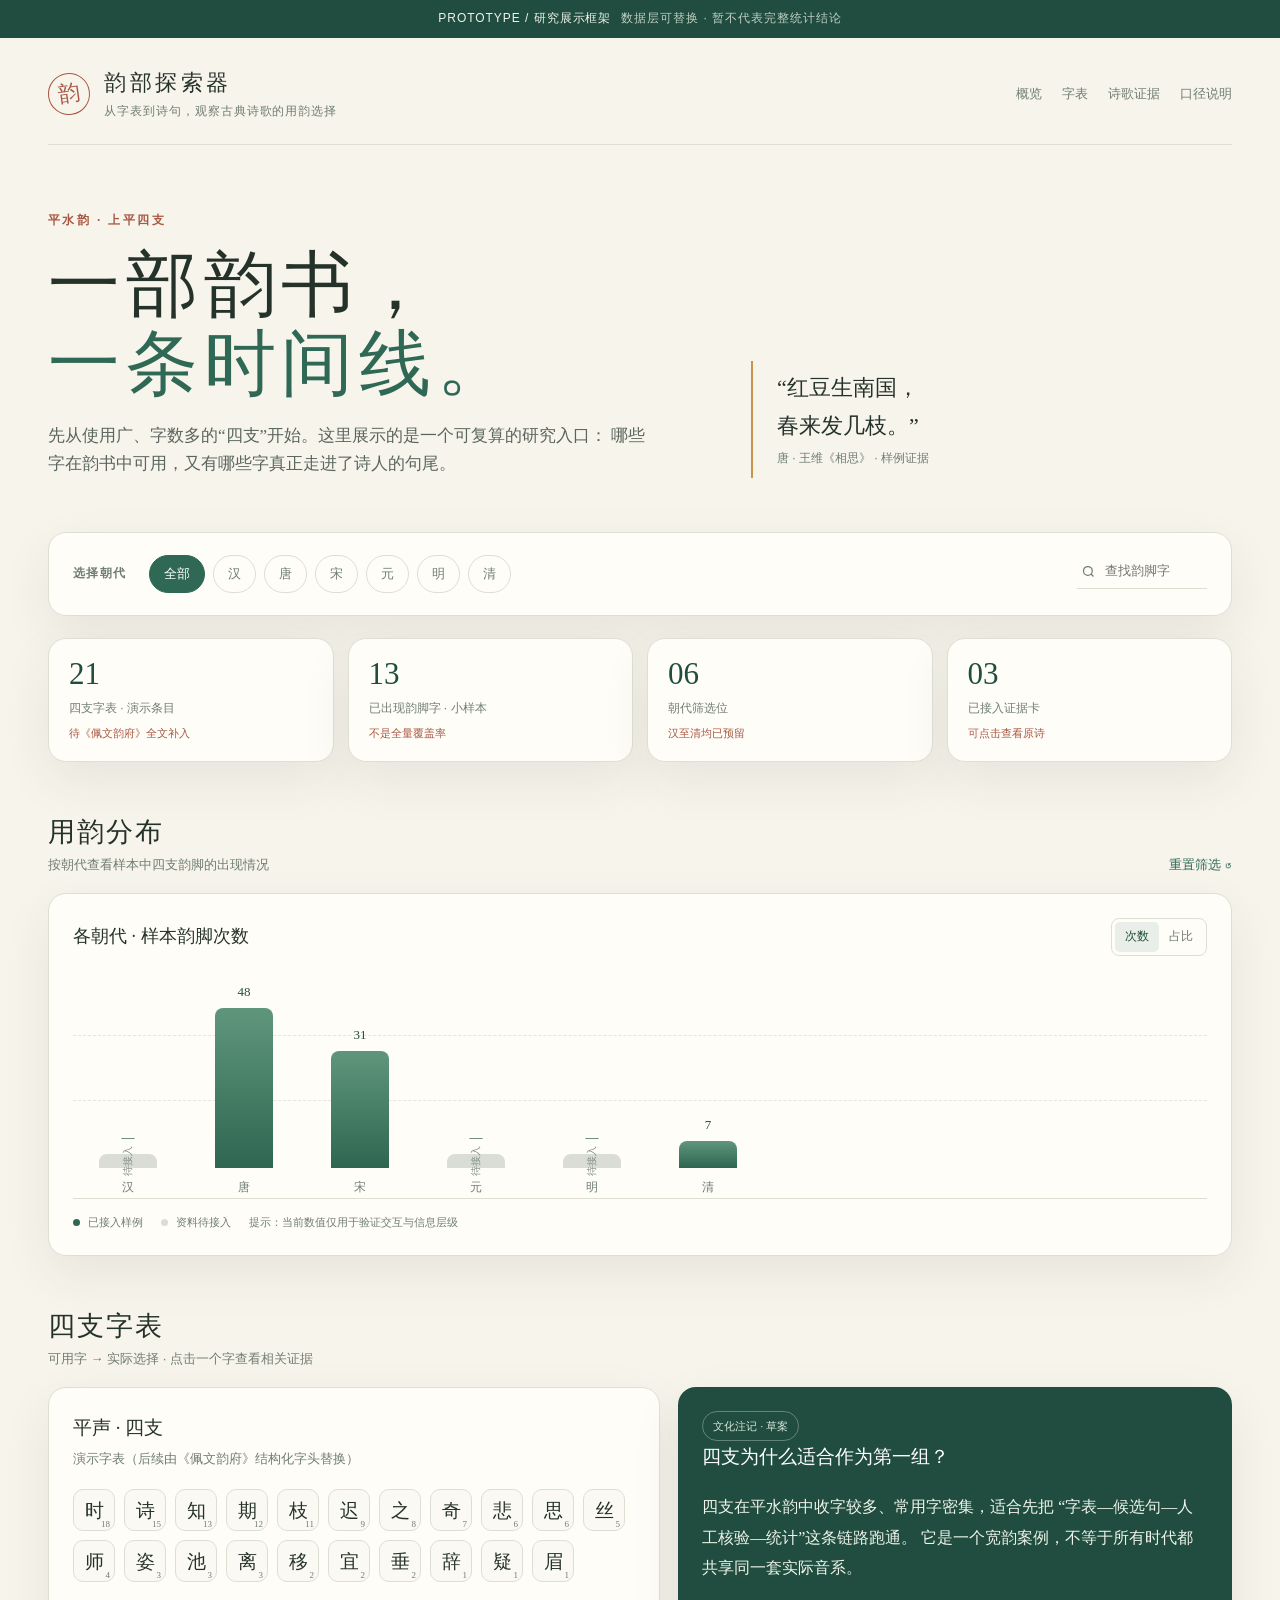
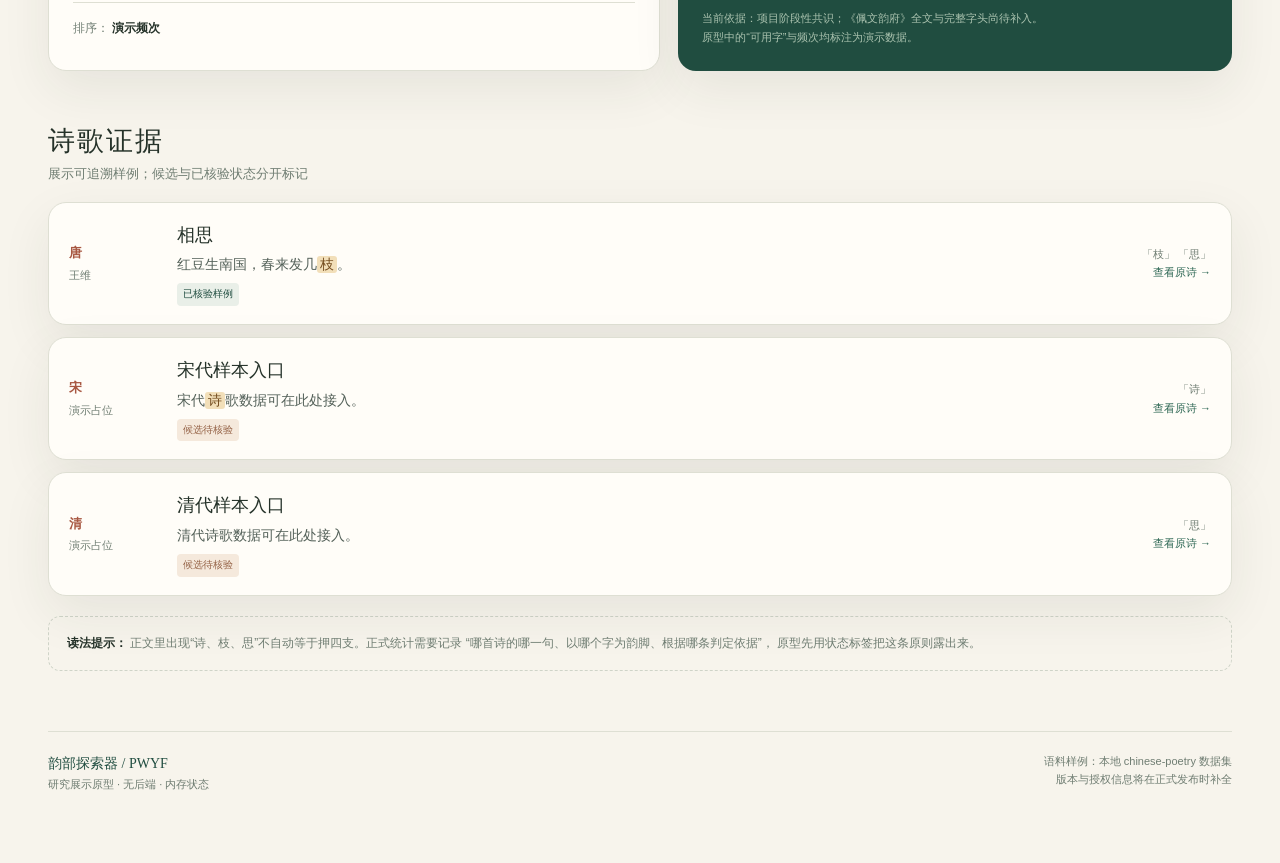
<file: index.html>
<!doctype html>
<html lang="zh-CN">
<head>
  <meta charset="utf-8" />
  <meta name="viewport" content="width=device-width, initial-scale=1" />
  <title>韵部探索器 · 四支 Prototype</title>

  <link rel="stylesheet" href="assets/css/base.css" />
  <link rel="stylesheet" href="assets/css/layout.css" />
  <link rel="stylesheet" href="assets/css/components.css" />
  <link rel="stylesheet" href="assets/css/responsive.css" />
  <link rel="stylesheet" href="assets/css/transition.css" />

  <script defer src="assets/js/data.js"></script>
  <script defer src="assets/js/state.js"></script>
  <script defer src="assets/js/render.js"></script>
  <script defer src="assets/js/transition.js"></script>
  <script defer src="assets/js/main.js"></script>
</head>

<body>
  <div class="topbar">
    PROTOTYPE / 研究展示框架
    <span>数据层可替换 · 暂不代表完整统计结论</span>
  </div>

  <div class="shell">
    <header>
      <div class="brand">
        <div class="seal">韵</div>

        <div>
          <div class="brand-title">韵部探索器</div>
          <div class="brand-sub">从字表到诗句，观察古典诗歌的用韵选择</div>
        </div>
      </div>

      <nav>
        <a href="#overview">概览</a>
        <a href="#chars">字表</a>
        <a href="#evidence">诗歌证据</a>
        <a href="#method">口径说明</a>
      </nav>
    </header>

    <main>
      <section class="hero" id="overview">
        <div>
          <div class="eyebrow">平水韵 · 上平四支</div>

          <h1>
            一部韵书，<br />
            <em>一条时间线。</em>
          </h1>

          <p>
            先从使用广、字数多的“四支”开始。这里展示的是一个可复算的研究入口：
            哪些字在韵书中可用，又有哪些字真正走进了诗人的句尾。
          </p>
        </div>

        <aside class="hero-aside">
          <div class="quote">
            “红豆生南国，<br />
            春来发几枝。”
          </div>

          <small>唐 · 王维《相思》 · 样例证据</small>
        </aside>
      </section>

      <section class="panel controls" aria-label="筛选工具">
        <div class="control-label">选择朝代</div>

        <div class="pills" id="eraPills"></div>

        <div class="search">
          <svg
            viewBox="0 0 24 24"
            fill="none"
            stroke="currentColor"
            stroke-width="2"
            aria-hidden="true"
          >
            <circle cx="11" cy="11" r="7"></circle>
            <path d="m20 20-4-4"></path>
          </svg>

          <input
            id="charSearch"
            type="search"
            placeholder="查找韵脚字"
            maxlength="1"
            aria-label="查找韵脚字"
          />
        </div>
      </section>

      <section class="stats" aria-label="当前统计摘要">
        <div class="panel stat">
          <div class="num">21</div>
          <div class="label">四支字表 · 演示条目</div>
          <div class="note">待《佩文韵府》全文补入</div>
        </div>

        <div class="panel stat">
          <div class="num">13</div>
          <div class="label">已出现韵脚字 · 小样本</div>
          <div class="note">不是全量覆盖率</div>
        </div>

        <div class="panel stat">
          <div class="num">06</div>
          <div class="label">朝代筛选位</div>
          <div class="note">汉至清均已预留</div>
        </div>

        <div class="panel stat">
          <div class="num">03</div>
          <div class="label">已接入证据卡</div>
          <div class="note">可点击查看原诗</div>
        </div>
      </section>

      <section class="section-head">
        <div>
          <h2>用韵分布</h2>
          <p>按朝代查看样本中四支韵脚的出现情况</p>
        </div>

        <button class="text-link" id="resetBtn" type="button">
          重置筛选 ↺
        </button>
      </section>

      <section class="panel chart-wrap">
        <div class="chart-head">
          <strong id="chartTitle">各朝代 · 样本韵脚次数</strong>

          <div class="switch" aria-label="图表显示口径">
            <button class="active" type="button" data-mode="count">
              次数
            </button>

            <button type="button" data-mode="share">
              占比
            </button>
          </div>
        </div>

        <div class="bars" id="bars"></div>

        <div class="chart-foot">
          <span>
            <i class="dot"></i>
            已接入样例
          </span>

          <span>
            <i class="dot gray"></i>
            资料待接入
          </span>

          <span>提示：当前数值仅用于验证交互与信息层级</span>
        </div>
      </section>

      <section class="section-head" id="chars">
        <div>
          <h2>四支字表</h2>
          <p>可用字 → 实际选择 · 点击一个字查看相关证据</p>
        </div>
      </section>

      <section class="grid-2">
        <div class="panel rhyme-card">
          <h3>平声 · 四支</h3>

          <div class="muted">
            演示字表（后续由《佩文韵府》结构化字头替换）
          </div>

          <div class="chars" id="charsList"></div>

          <div class="rhyme-meta">
            <span>
              排序：
              <b>演示频次</b>
            </span>
          </div>
        </div>

        <div class="panel note-card" id="method">
          <span class="note-tag">文化注记 · 草案</span>

          <h3>四支为什么适合作为第一组？</h3>

          <p>
            四支在平水韵中收字较多、常用字密集，适合先把
            “字表—候选句—人工核验—统计”这条链路跑通。
            它是一个宽韵案例，不等于所有时代都共享同一套实际音系。
          </p>

          <div class="note-source">
            当前依据：项目阶段性共识；《佩文韵府》全文与完整字头尚待补入。<br />
            原型中的“可用字”与频次均标注为演示数据。
          </div>
        </div>
      </section>

      <section class="section-head" id="evidence">
        <div>
          <h2>诗歌证据</h2>

          <p id="evidenceHint">
            展示可追溯样例；候选与已核验状态分开标记
          </p>
        </div>
      </section>

      <section
        class="evidence-list"
        id="evidenceList"
        aria-live="polite"
      ></section>

      <div class="footnote">
        <strong>读法提示：</strong>
        正文里出现“诗、枝、思”不自动等于押四支。正式统计需要记录
        “哪首诗的哪一句、以哪个字为韵脚、根据哪条判定依据”，
        原型先用状态标签把这条原则露出来。
      </div>
    </main>

    <footer>
      <div>
        <div class="footer-mark">韵部探索器 / PWYF</div>
        <div>研究展示原型 · 无后端 · 内存状态</div>
      </div>

      <div class="footer-meta">
        语料样例：本地 chinese-poetry 数据集<br />
        版本与授权信息将在正式发布时补全
      </div>
    </footer>
  </div>

  <div
    class="modal"
    id="modal"
    role="dialog"
    aria-modal="true"
    aria-labelledby="modalTitle"
  >
    <div class="modal-box">
      <button
        class="modal-close"
        id="modalClose"
        type="button"
        aria-label="关闭"
      >
        ×
      </button>

      <h2 id="modalTitle"></h2>
      <div class="byline" id="modalByline"></div>
      <div class="original" id="modalText"></div>
      <div class="modal-info" id="modalInfo"></div>
    </div>
  </div>
</body>
</html>
</file>
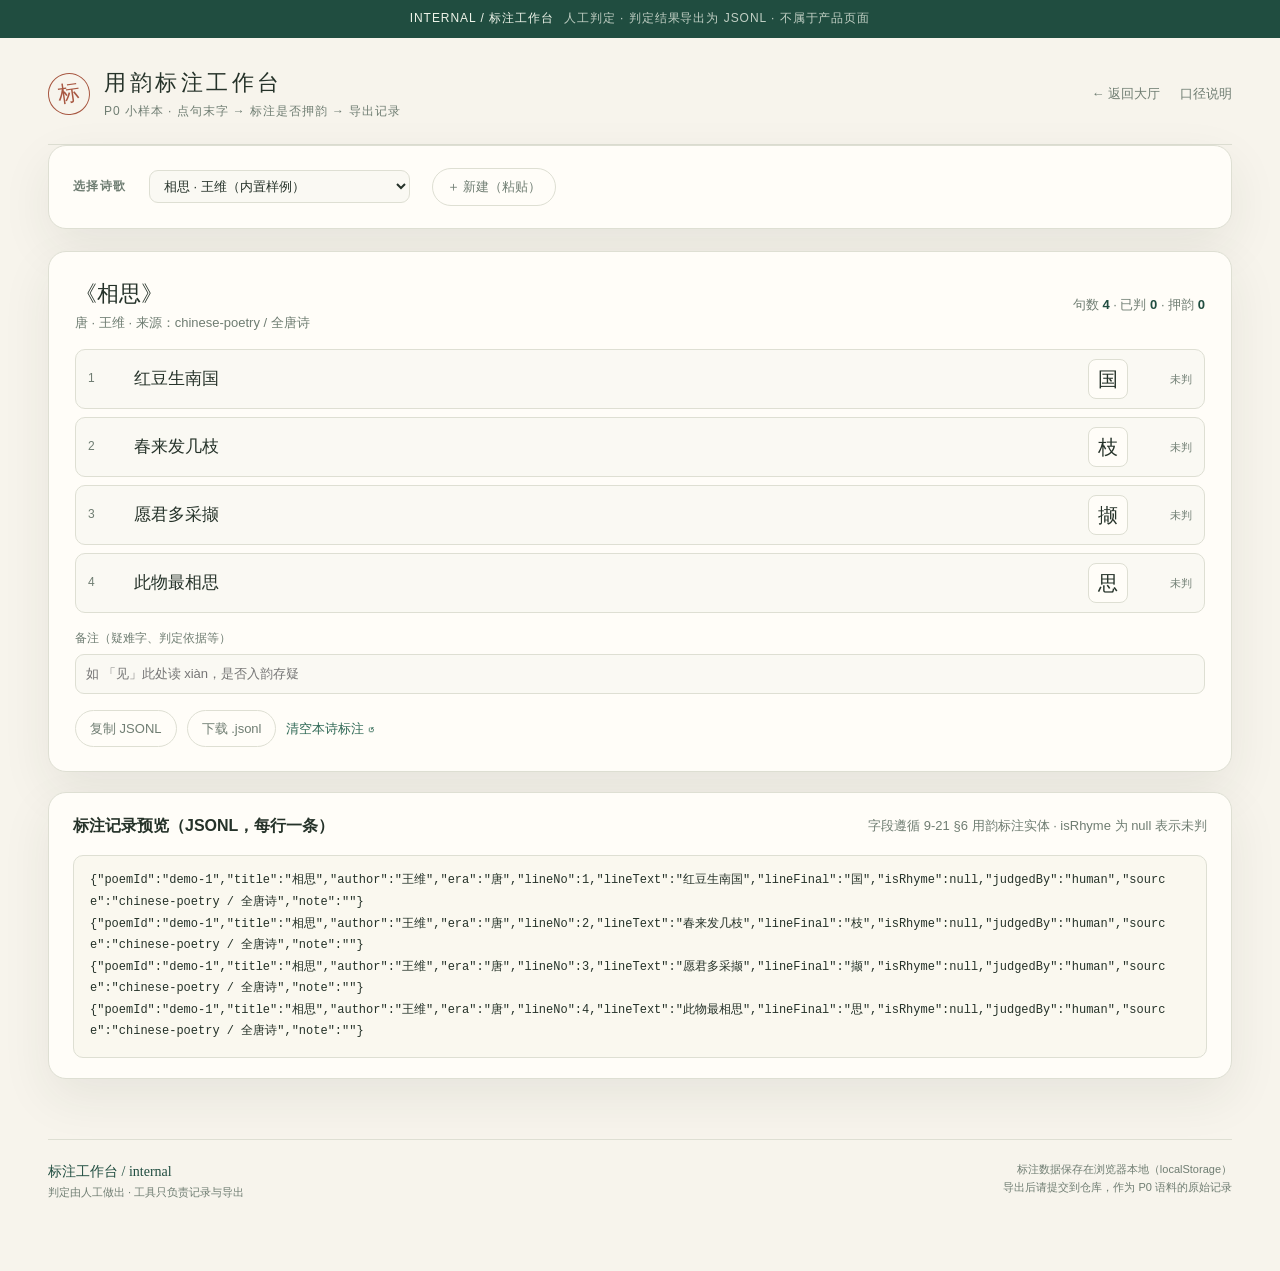
<file: annotate.html>
<!doctype html>
<html lang="zh-CN">
<head>
  <meta charset="utf-8" />
  <meta name="viewport" content="width=device-width, initial-scale=1" />
  <title>用韵标注工作台 · RhymeTrace</title>

  <link rel="stylesheet" href="assets/css/base.css" />
  <link rel="stylesheet" href="assets/css/layout.css" />
  <link rel="stylesheet" href="assets/css/components.css" />
  <link rel="stylesheet" href="assets/css/annotate.css" />

  <script defer src="assets/js/data.js"></script>
  <script defer src="assets/js/annotate.js"></script>
</head>

<body>
  <div class="topbar">
    INTERNAL / 标注工作台
    <span>人工判定 · 判定结果导出为 JSONL · 不属于产品页面</span>
  </div>

  <div class="shell">
    <header>
      <div class="brand">
        <div class="seal">标</div>

        <div>
          <div class="brand-title">用韵标注工作台</div>
          <div class="brand-sub">P0 小样本 · 点句末字 → 标注是否押韵 → 导出记录</div>
        </div>
      </div>

      <nav>
        <a href="index.html">← 返回大厅</a>
        <a href="index.html#method">口径说明</a>
      </nav>
    </header>

    <main>
      <section class="panel controls" aria-label="选择或新建诗歌">
        <div class="control-label">选择诗歌</div>

        <select id="poemPicker" class="anno-select"></select>

        <button class="pill" id="newPoemBtn" type="button">＋ 新建（粘贴）</button>
      </section>

      <section class="panel anno-new" id="newPoemPanel" hidden>
        <div class="new-grid">
          <label>题目 <input id="npTitle" type="text" placeholder="如 相思" /></label>
          <label>作者 <input id="npAuthor" type="text" placeholder="如 王维" /></label>
          <label>朝代 <input id="npEra" type="text" placeholder="如 唐" /></label>
        </div>

        <label class="new-text-label">诗文（每行一句，或按标点自动切分）
          <textarea id="npText" rows="5" placeholder="红豆生南国，春来发几枝。&#10;愿君多采撷，此物最相思。"></textarea>
        </label>

        <label>来源 <input id="npSource" type="text" placeholder="如 chinese-poetry / 全唐诗 或 手工录入" /></label>

        <button class="pill" id="npLoad" type="button">载入这首诗 →</button>
      </section>

      <section class="panel anno-board" id="board" hidden>
        <div class="anno-head">
          <div>
            <h2 id="bTitle"></h2>
            <div class="muted" id="bByline"></div>
          </div>

          <div class="anno-counts" id="bCounts"></div>
        </div>

        <div class="line-list" id="lineList"></div>

        <label class="note-label">备注（疑难字、判定依据等）
          <input id="bNote" type="text" placeholder="如 「见」此处读 xiàn，是否入韵存疑" />
        </label>

        <div class="anno-actions">
          <button class="pill" id="copyBtn" type="button">复制 JSONL</button>
          <button class="pill" id="downloadBtn" type="button">下载 .jsonl</button>
          <button class="text-link" id="clearBtn" type="button">清空本诗标注 ↺</button>
        </div>
      </section>

      <section class="panel anno-export" id="exportPanel" hidden>
        <div class="anno-head">
          <strong>标注记录预览（JSONL，每行一条）</strong>
          <span class="muted">字段遵循 9-21 §6 用韵标注实体 · isRhyme 为 null 表示未判</span>
        </div>

        <pre id="jsonlPreview" class="jsonl"></pre>
      </section>
    </main>

    <footer>
      <div>
        <div class="footer-mark">标注工作台 / internal</div>
        <div>判定由人工做出 · 工具只负责记录与导出</div>
      </div>

      <div class="footer-meta">
        标注数据保存在浏览器本地（localStorage）<br />
        导出后请提交到仓库，作为 P0 语料的原始记录
      </div>
    </footer>
  </div>
</body>
</html>
</file>
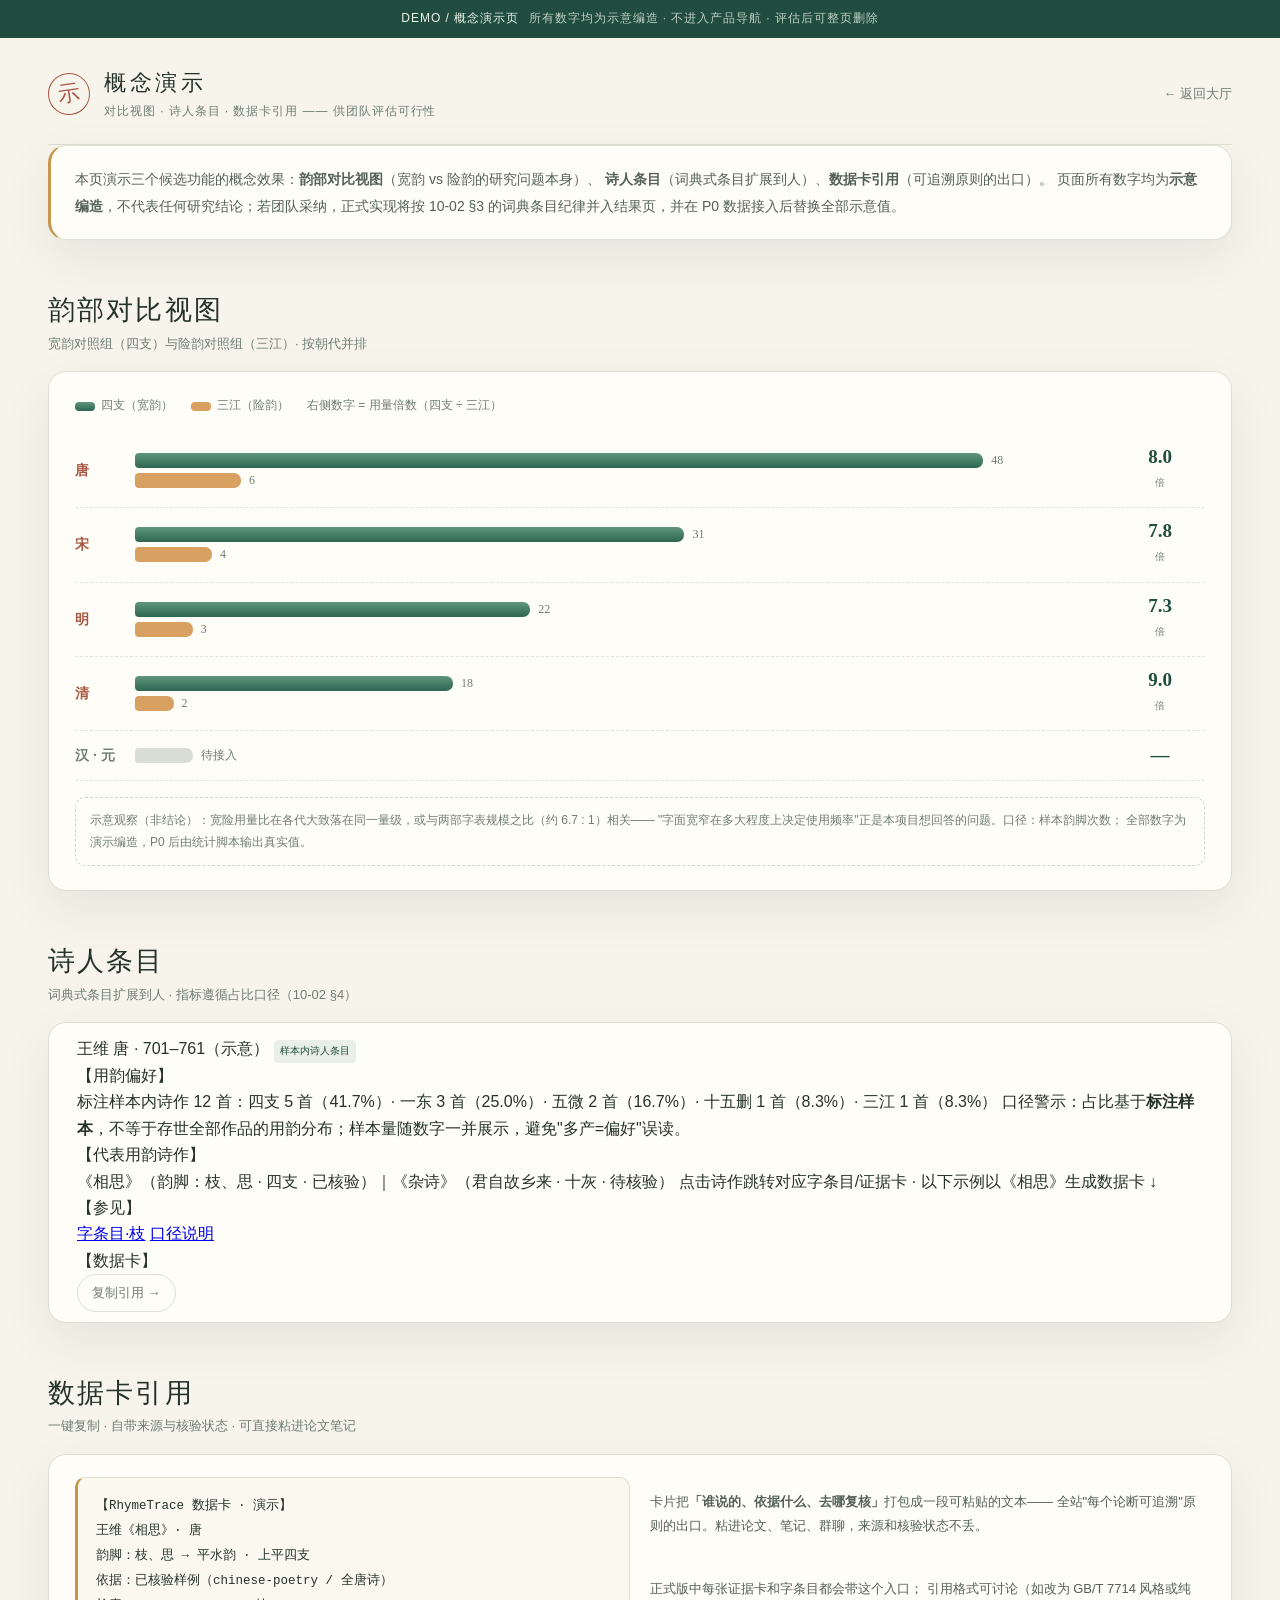
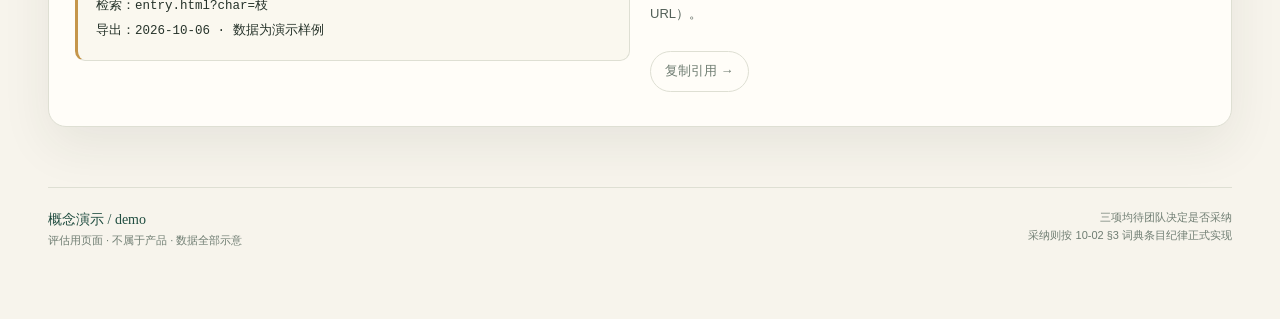
<file: demo.html>
<!doctype html>
<html lang="zh-CN">
<head>
  <meta charset="utf-8" />
  <meta name="viewport" content="width=device-width, initial-scale=1" />
  <title>概念演示 · RhymeTrace（评估用）</title>

  <link rel="stylesheet" href="assets/css/base.css" />
  <link rel="stylesheet" href="assets/css/layout.css" />
  <link rel="stylesheet" href="assets/css/components.css" />

  <style>
    /* demo.html 专用样式——概念演示页，团队评估后可整页删除。 */
    .demo-intro {
      padding: 20px 24px;
      margin-bottom: 8px;
      border-left: 3px solid var(--gold);
    }

    .demo-intro p {
      margin: 0;
      font-size: 14px;
      line-height: 1.9;
      color: #536058;
    }

    .vs-panel {
      padding: 24px 26px;
    }

    .vs-legend {
      display: flex;
      gap: 18px;
      font-size: 12px;
      color: var(--muted);
      margin-bottom: 18px;
    }

    .vs-legend i {
      display: inline-block;
      width: 20px;
      height: 9px;
      border-radius: 4px;
      margin-right: 6px;
      vertical-align: middle;
    }

    .vs-row {
      display: grid;
      grid-template-columns: 44px 1fr 90px;
      gap: 16px;
      align-items: center;
      padding: 13px 0;
      border-bottom: 1px dashed #e3e4d9;
    }

    .vs-row:last-child {
      border-bottom: 0;
    }

    .vs-era {
      font-weight: 700;
      color: var(--rust);
      font-size: 14px;
    }

    .vs-pending .vs-era {
      color: var(--muted);
    }

    .vs-bars {
      display: grid;
      gap: 5px;
    }

    .vs-track {
      display: flex;
      align-items: center;
      gap: 8px;
    }

    .vs-bar {
      height: 15px;
      border-radius: 4px 7px 7px 4px;
      min-width: 4px;
    }

    .vs-bar.kuan {
      background: linear-gradient(180deg, #5f967b, #2e6652);
    }

    .vs-bar.xian {
      background: #d8a061;
    }

    .vs-num {
      font: 12px Georgia, serif;
      color: var(--muted);
      white-space: nowrap;
    }

    .vs-ratio {
      text-align: center;
    }

    .vs-ratio b {
      font-family: Georgia, serif;
      font-size: 19px;
      color: var(--moss-dark);
      display: block;
      line-height: 1.1;
    }

    .vs-ratio small {
      color: var(--muted);
      font-size: 10px;
    }

    .vs-note {
      margin-top: 16px;
      padding: 12px 14px;
      border: 1px dashed #cfd4c8;
      border-radius: 10px;
      font-size: 12px;
      color: var(--muted);
      line-height: 1.8;
    }

    .poet-card {
      padding: 10px 28px;
    }

    .quote-card {
      padding: 22px 26px;
    }

    .quote-grid {
      display: grid;
      grid-template-columns: 1fr 1fr;
      gap: 20px;
      align-items: start;
    }

    .quote-box {
      background: #faf8ef;
      border: 1px solid var(--line);
      border-left: 3px solid var(--gold);
      border-radius: 10px;
      padding: 16px 18px;
      font: 12.5px/2 Consolas, monospace;
      white-space: pre-wrap;
      margin: 0;
    }

    .quote-side {
      display: grid;
      gap: 12px;
      font-size: 13px;
      color: #536058;
      line-height: 1.9;
    }

    .copy-btn {
      justify-self: start;
    }

    .copy-done {
      color: var(--moss);
      font-size: 12px;
    }

    @media (max-width: 760px) {
      .quote-grid {
        grid-template-columns: 1fr;
      }

      .vs-row {
        grid-template-columns: 36px 1fr 70px;
      }
    }
  </style>
</head>

<body>
  <div class="topbar">
    DEMO / 概念演示页
    <span>所有数字均为示意编造 · 不进入产品导航 · 评估后可整页删除</span>
  </div>

  <div class="shell">
    <header>
      <div class="brand">
        <div class="seal">示</div>

        <div>
          <div class="brand-title">概念演示</div>
          <div class="brand-sub">对比视图 · 诗人条目 · 数据卡引用 —— 供团队评估可行性</div>
        </div>
      </div>

      <nav>
        <a href="index.html">← 返回大厅</a>
      </nav>
    </header>

    <main>
      <section class="panel demo-intro">
        <p>
          本页演示三个候选功能的概念效果：<b>韵部对比视图</b>（宽韵 vs 险韵的研究问题本身）、
          <b>诗人条目</b>（词典式条目扩展到人）、<b>数据卡引用</b>（可追溯原则的出口）。
          页面所有数字均为<b>示意编造</b>，不代表任何研究结论；若团队采纳，正式实现将按
          10-02 §3 的词典条目纪律并入结果页，并在 P0 数据接入后替换全部示意值。
        </p>
      </section>

      <section class="section-head" id="vs">
        <div>
          <h2>韵部对比视图</h2>
          <p>宽韵对照组（四支）与险韵对照组（三江）· 按朝代并排</p>
        </div>
      </section>

      <section class="panel vs-panel">
        <div class="vs-legend">
          <span><i class="vs-bar kuan"></i>四支（宽韵）</span>
          <span><i class="vs-bar xian"></i>三江（险韵）</span>
          <span>右侧数字 = 用量倍数（四支 ÷ 三江）</span>
        </div>

        <div class="vs-row">
          <span class="vs-era">唐</span>
          <div class="vs-bars">
            <div class="vs-track"><span class="vs-bar kuan" style="width:88%"></span><span class="vs-num">48</span></div>
            <div class="vs-track"><span class="vs-bar xian" style="width:11%"></span><span class="vs-num">6</span></div>
          </div>
          <div class="vs-ratio"><b>8.0</b><small>倍</small></div>
        </div>

        <div class="vs-row">
          <span class="vs-era">宋</span>
          <div class="vs-bars">
            <div class="vs-track"><span class="vs-bar kuan" style="width:57%"></span><span class="vs-num">31</span></div>
            <div class="vs-track"><span class="vs-bar xian" style="width:8%"></span><span class="vs-num">4</span></div>
          </div>
          <div class="vs-ratio"><b>7.8</b><small>倍</small></div>
        </div>

        <div class="vs-row">
          <span class="vs-era">明</span>
          <div class="vs-bars">
            <div class="vs-track"><span class="vs-bar kuan" style="width:41%"></span><span class="vs-num">22</span></div>
            <div class="vs-track"><span class="vs-bar xian" style="width:6%"></span><span class="vs-num">3</span></div>
          </div>
          <div class="vs-ratio"><b>7.3</b><small>倍</small></div>
        </div>

        <div class="vs-row">
          <span class="vs-era">清</span>
          <div class="vs-bars">
            <div class="vs-track"><span class="vs-bar kuan" style="width:33%"></span><span class="vs-num">18</span></div>
            <div class="vs-track"><span class="vs-bar xian" style="width:4%"></span><span class="vs-num">2</span></div>
          </div>
          <div class="vs-ratio"><b>9.0</b><small>倍</small></div>
        </div>

        <div class="vs-row vs-pending">
          <span class="vs-era">汉 · 元</span>
          <div class="vs-bars">
            <div class="vs-track"><span class="vs-bar" style="width:6%;background:#d9ddd4"></span><span class="vs-num">待接入</span></div>
          </div>
          <div class="vs-ratio"><b>—</b><small></small></div>
        </div>

        <div class="vs-note">
          示意观察（非结论）：宽险用量比在各代大致落在同一量级，或与两部字表规模之比（约 6.7 : 1）相关——
          "字面宽窄在多大程度上决定使用频率"正是本项目想回答的问题。口径：样本韵脚次数；
          全部数字为演示编造，P0 后由统计脚本输出真实值。
        </div>
      </section>

      <section class="section-head" id="poet">
        <div>
          <h2>诗人条目</h2>
          <p>词典式条目扩展到人 · 指标遵循占比口径（10-02 §4）</p>
        </div>
      </section>

      <section class="panel poet-card">
        <div class="entry-head">
          <span class="entry-char">王维</span>
          <span class="entry-pinyin">唐 · 701–761（示意）</span>
          <span class="badge entry-role">样本内诗人条目</span>
        </div>

        <div class="entry-row">
          <span class="entry-label">【用韵偏好】</span>
          <div class="entry-body">
            标注样本内诗作 12 首：四支 5 首（41.7%）· 一东 3 首（25.0%）· 五微 2 首（16.7%）· 十五删 1 首（8.3%）· 三江 1 首（8.3%）
            <span class="sub">口径警示：占比基于<b>标注样本</b>，不等于存世全部作品的用韵分布；样本量随数字一并展示，避免"多产=偏好"误读。</span>
          </div>
        </div>

        <div class="entry-row">
          <span class="entry-label">【代表用韵诗作】</span>
          <div class="entry-body">
            《相思》（韵脚：枝、思 · 四支 · 已核验）｜《杂诗》（君自故乡来 · 十灰 · 待核验）
            <span class="sub">点击诗作跳转对应字条目/证据卡 · 以下示例以《相思》生成数据卡 ↓</span>
          </div>
        </div>

        <div class="entry-row">
          <span class="entry-label">【参见】</span>
          <div class="entry-body">
            <span class="see-also">
              <a href="entry.html?char=%E6%9E%9D">字条目·枝</a>
              <a href="index.html#method">口径说明</a>
            </span>
          </div>
        </div>

        <div class="entry-row">
          <span class="entry-label">【数据卡】</span>
          <div class="entry-body">
            <button class="pill copy-btn" id="copyCard" type="button">复制引用 →</button>
            <span class="copy-done" id="copyDone"></span>
          </div>
        </div>
      </section>

      <section class="section-head" id="card">
        <div>
          <h2>数据卡引用</h2>
          <p>一键复制 · 自带来源与核验状态 · 可直接粘进论文笔记</p>
        </div>
      </section>

      <section class="panel quote-card">
        <div class="quote-grid">
          <pre class="quote-box" id="cardBox">【RhymeTrace 数据卡 · 演示】
王维《相思》· 唐
韵脚：枝、思 → 平水韵 · 上平四支
依据：已核验样例（chinese-poetry / 全唐诗）
检索：entry.html?char=枝
导出：2026-10-06 · 数据为演示样例</pre>

          <div class="quote-side">
            <p>
              卡片把<b>「谁说的、依据什么、去哪复核」</b>打包成一段可粘贴的文本——
              全站"每个论断可追溯"原则的出口。粘进论文、笔记、群聊，来源和核验状态不丢。
            </p>
            <p>
              正式版中每张证据卡和字条目都会带这个入口；
              引用格式可讨论（如改为 GB/T 7714 风格或纯 URL）。
            </p>
            <button class="pill copy-btn" id="copyCard2" type="button">复制引用 →</button>
            <span class="copy-done" id="copyDone2"></span>
          </div>
        </div>
      </section>
    </main>

    <footer>
      <div>
        <div class="footer-mark">概念演示 / demo</div>
        <div>评估用页面 · 不属于产品 · 数据全部示意</div>
      </div>

      <div class="footer-meta">
        三项均待团队决定是否采纳<br />
        采纳则按 10-02 §3 词典条目纪律正式实现
      </div>
    </footer>
  </div>

  <script>
    (function initializeDemo() {
      var cardText = '';
      var box = document.getElementById('cardBox');

      function readCard() {
        cardText = box.textContent;
      }

      function copyText(text, doneEl) {
        function flag() {
          doneEl.textContent = '已复制 ✓';
          setTimeout(function () { doneEl.textContent = ''; }, 1500);
        }
        function fallback() {
          var area = document.createElement('textarea');
          area.value = text;
          document.body.appendChild(area);
          area.select();
          document.execCommand('copy');
          area.remove();
          flag();
        }
        if (navigator.clipboard && navigator.clipboard.writeText) {
          navigator.clipboard.writeText(text).then(flag, fallback);
          return;
        }
        fallback();
      }

      readCard();
      document.getElementById('copyCard').addEventListener('click', function () {
        copyText(cardText, document.getElementById('copyDone'));
      });
      document.getElementById('copyCard2').addEventListener('click', function () {
        copyText(cardText, document.getElementById('copyDone2'));
      });
    })();
  </script>
</body>
</html>
</file>
<file: assets/css/base.css>
:root {
  --ink: #253229;
  --muted: #6f7d72;
  --paper: #f7f4ec;
  --card: #fffdf8;
  --line: #dedfd3;
  --moss: #2f6855;
  --moss-dark: #204d40;
  --gold: #c5964b;
  --rust: #a85842;
  --pale: #e9efe8;
  --shadow: 0 18px 50px rgba(38, 55, 44, .08);
}

* {
  box-sizing: border-box;
}

html {
  scroll-behavior: smooth;
}

body {
  margin: 0;
  color: var(--ink);
  background: var(--paper);
  font-family: ui-sans-serif, -apple-system, BlinkMacSystemFont, "Segoe UI", "Noto Sans SC", "PingFang SC", sans-serif;
  line-height: 1.65;
}

button,
input {
  font: inherit;
}

button {
  cursor: pointer;
}

.muted {
  color: var(--muted);
  font-size: 13px;
}
</file>
<file: assets/css/layout.css>
.topbar {
  height: 38px;
  background: var(--moss-dark);
  color: #eef4e9;
  display: flex;
  align-items: center;
  justify-content: center;
  font-size: 12px;
  letter-spacing: .08em;
}

.topbar span {
  opacity: .78;
  margin-left: 10px;
}

.shell {
  max-width: 1240px;
  margin: auto;
  padding: 0 28px 70px;
}

header {
  display: flex;
  align-items: center;
  justify-content: space-between;
  padding: 27px 0 22px;
  border-bottom: 1px solid var(--line);
}

nav {
  display: flex;
  gap: 20px;
  color: var(--muted);
  font-size: 13px;
}

nav a {
  color: inherit;
  text-decoration: none;
}

nav a:hover {
  color: var(--moss);
}

.hero {
  display: grid;
  grid-template-columns: 1.15fr .85fr;
  gap: 52px;
  padding: 66px 0 54px;
  align-items: end;
}

.stats {
  display: grid;
  grid-template-columns: repeat(4, 1fr);
  gap: 14px;
}

.grid-2 {
  display: grid;
  grid-template-columns: 1.05fr .95fr;
  gap: 18px;
}

.evidence-list {
  display: grid;
  gap: 12px;
}

footer {
  margin-top: 60px;
  border-top: 1px solid var(--line);
  padding-top: 20px;
  display: flex;
  justify-content: space-between;
  gap: 20px;
  color: var(--muted);
  font-size: 11px;
}

.footer-meta {
  text-align: right;
}
</file>
<file: assets/css/components.css>
.brand {
  display: flex;
  align-items: center;
  gap: 14px;
}

.seal {
  width: 42px;
  height: 42px;
  border: 1px solid var(--rust);
  color: var(--rust);
  display: grid;
  place-items: center;
  font-family: serif;
  font-size: 22px;
  border-radius: 50%;
  transform: rotate(-8deg);
}

.brand-title {
  font-family: Georgia, "Noto Serif SC", serif;
  font-size: 22px;
  letter-spacing: .16em;
}

.brand-sub {
  font-size: 12px;
  color: var(--muted);
  letter-spacing: .08em;
  margin-top: 1px;
}

.eyebrow {
  color: var(--rust);
  font-size: 12px;
  letter-spacing: .2em;
  font-weight: 700;
}

.hero h1 {
  font-family: Georgia, "Noto Serif SC", serif;
  font-size: clamp(38px, 5.8vw, 72px);
  font-weight: 500;
  letter-spacing: .08em;
  line-height: 1.1;
  margin: 15px 0 18px;
}

.hero h1 em {
  font-style: normal;
  color: var(--moss);
}

.hero p {
  font-family: Georgia, "Noto Serif SC", serif;
  font-size: 17px;
  color: #5a665d;
  max-width: 600px;
  margin: 0;
}

.hero-aside {
  border-left: 2px solid var(--gold);
  padding: 8px 0 8px 24px;
}

.hero-aside .quote {
  font-family: Georgia, "Noto Serif SC", serif;
  font-size: 22px;
  line-height: 1.7;
}

.hero-aside small {
  color: var(--muted);
  font-size: 12px;
}

.panel {
  background: var(--card);
  border: 1px solid var(--line);
  border-radius: 18px;
  box-shadow: var(--shadow);
}

.controls {
  padding: 22px 24px;
  display: flex;
  align-items: center;
  gap: 22px;
  flex-wrap: wrap;
  margin-bottom: 22px;
}

.control-label {
  font-size: 12px;
  color: var(--muted);
  letter-spacing: .12em;
  font-weight: 700;
}

.pills {
  display: flex;
  gap: 8px;
  flex-wrap: wrap;
}

.pill {
  border: 1px solid var(--line);
  background: transparent;
  color: var(--muted);
  padding: 7px 14px;
  border-radius: 999px;
  font-size: 13px;
  transition: .2s;
}

.pill:hover,
.pill.active {
  background: var(--moss);
  border-color: var(--moss);
  color: white;
}

.search {
  margin-left: auto;
  display: flex;
  align-items: center;
  border-bottom: 1px solid var(--line);
  padding: 0 4px 5px;
  gap: 7px;
}

.search input {
  border: 0;
  outline: 0;
  background: transparent;
  width: 100px;
  color: var(--ink);
  font-size: 13px;
}

.search svg {
  width: 15px;
  color: var(--muted);
}

.section-head {
  display: flex;
  align-items: end;
  justify-content: space-between;
  margin: 48px 0 17px;
}

.section-head h2 {
  font-family: Georgia, "Noto Serif SC", serif;
  font-weight: 500;
  font-size: 27px;
  margin: 0;
  letter-spacing: .08em;
}

.section-head p {
  margin: 0;
  color: var(--muted);
  font-size: 13px;
}

.text-link {
  color: var(--moss);
  border: 0;
  background: none;
  padding: 0;
  font-size: 13px;
}

.stat {
  padding: 19px 20px;
}

.stat .num {
  font-family: Georgia, serif;
  font-size: 31px;
  color: var(--moss-dark);
  line-height: 1;
}

.stat .label {
  font-size: 12px;
  color: var(--muted);
  margin-top: 10px;
}

.stat .note {
  font-size: 11px;
  color: var(--rust);
  margin-top: 5px;
}

.chart-wrap {
  padding: 24px;
}

.chart-head {
  display: flex;
  justify-content: space-between;
  align-items: center;
  margin-bottom: 25px;
}

.chart-head strong {
  font-family: Georgia, "Noto Serif SC", serif;
  font-size: 18px;
  font-weight: 500;
}

.switch {
  display: flex;
  border: 1px solid var(--line);
  border-radius: 8px;
  padding: 3px;
}

.switch button {
  border: 0;
  background: none;
  color: var(--muted);
  font-size: 12px;
  padding: 5px 10px;
  border-radius: 5px;
}

.switch button.active {
  background: var(--pale);
  color: var(--moss-dark);
}

.bars {
  height: 218px;
  display: flex;
  align-items: end;
  gap: clamp(8px, 2.2vw, 26px);
  padding: 0 10px;
  border-bottom: 1px solid var(--line);
  position: relative;
}

.bars::before,
.bars::after {
  content: "";
  position: absolute;
  left: 0;
  right: 0;
  border-top: 1px dashed #e7e5db;
}

.bars::before {
  top: 25%;
}

.bars::after {
  top: 55%;
}

.bar-col {
  height: 100%;
  display: flex;
  flex: 1;
  max-width: 90px;
  flex-direction: column;
  align-items: center;
  justify-content: end;
  position: relative;
  z-index: 1;
}

.bar-value {
  font-family: Georgia, serif;
  font-size: 13px;
  color: var(--moss-dark);
  margin-bottom: 6px;
}

.bar {
  width: 100%;
  max-width: 58px;
  height: var(--bar-height);
  border-radius: 8px 8px 0 0;
  background: linear-gradient(180deg, #5f967b, #2e6652);
  min-height: 6px;
  transition: .35s;
}

.bar.pending {
  background: #d9ddd4;
  position: relative;
}

.bar.pending::after {
  content: "待接入";
  position: absolute;
  top: 50%;
  left: 50%;
  transform: translate(-50%, -50%) rotate(-90deg);
  font-size: 10px;
  color: #829084;
  white-space: nowrap;
}

.bar-label {
  font-size: 12px;
  color: var(--muted);
  margin-top: 10px;
}

.chart-foot {
  display: flex;
  gap: 18px;
  color: var(--muted);
  font-size: 11px;
  margin-top: 14px;
}

.dot {
  width: 7px;
  height: 7px;
  display: inline-block;
  border-radius: 50%;
  background: var(--moss);
  margin-right: 5px;
}

.dot.gray {
  background: #d9ddd4;
}

.rhyme-card,
.note-card {
  padding: 24px;
}

.rhyme-card h3,
.note-card h3 {
  font-family: Georgia, "Noto Serif SC", serif;
  font-size: 19px;
  font-weight: 500;
  margin: 0 0 5px;
}

.chars {
  display: flex;
  flex-wrap: wrap;
  gap: 9px;
  margin: 20px 0;
}

.char {
  position: relative;
  width: 42px;
  height: 42px;
  border-radius: 10px;
  border: 1px solid var(--line);
  background: #faf9f3;
  color: var(--ink);
  font-family: Georgia, "Noto Serif SC", serif;
  font-size: 19px;
}

.char:hover {
  border-color: var(--moss);
  background: var(--pale);
  color: var(--moss-dark);
}

.char .mini {
  position: absolute;
  right: 4px;
  bottom: 1px;
  font: 9px ui-sans-serif;
  color: var(--muted);
}

.rhyme-meta {
  border-top: 1px solid var(--line);
  padding-top: 16px;
  display: flex;
  justify-content: space-between;
  font-size: 12px;
  color: var(--muted);
}

.rhyme-meta b {
  color: var(--ink);
  font-weight: 600;
}

.note-card {
  background: var(--moss-dark);
  color: #eef4e9;
  border: 0;
}

.note-card .muted {
  color: #c4d4c5;
}

.note-card h3 {
  color: #fff;
}

.note-card p {
  font-family: Georgia, "Noto Serif SC", serif;
  font-size: 16px;
  line-height: 1.9;
  margin: 20px 0;
}

.note-tag {
  display: inline-flex;
  border: 1px solid rgba(255, 255, 255, .3);
  border-radius: 99px;
  padding: 5px 10px;
  font-size: 11px;
  color: #d7e6d9;
}

.note-source {
  font-size: 11px;
  color: #abc3af;
  margin-top: 26px;
  line-height: 1.7;
}

.evidence {
  display: grid;
  grid-template-columns: 90px 1fr auto;
  gap: 18px;
  align-items: center;
  padding: 18px 20px;
}

.evidence:hover {
  border-color: #b5c9ba;
}

.era {
  font-size: 13px;
  color: var(--rust);
  font-weight: 700;
}

.era small {
  display: block;
  color: var(--muted);
  font-weight: 400;
  margin-top: 3px;
}

.evidence h3 {
  font-family: Georgia, "Noto Serif SC", serif;
  font-size: 18px;
  font-weight: 500;
  margin: 0 0 3px;
}

.evidence p {
  font-family: Georgia, "Noto Serif SC", serif;
  color: #536058;
  font-size: 14px;
  margin: 0;
}

.evidence p mark {
  background: #f2dfb9;
  color: #744d1f;
  padding: 1px 3px;
  border-radius: 3px;
}

.evidence .proof {
  font-size: 11px;
  color: var(--muted);
  text-align: right;
  white-space: nowrap;
}

.evidence-link {
  color: var(--moss);
}

.badge {
  display: inline-block;
  font-size: 10px;
  border-radius: 4px;
  padding: 3px 6px;
  margin-top: 7px;
  background: #e9efe8;
  color: var(--moss-dark);
}

.badge.pending {
  background: #f5e9dc;
  color: #936044;
}

.empty-state {
  padding: 26px;
  color: var(--muted);
  font-size: 13px;
}

.footnote {
  margin-top: 20px;
  padding: 16px 18px;
  border: 1px dashed #cfd4c8;
  border-radius: 12px;
  color: var(--muted);
  font-size: 12px;
  line-height: 1.8;
}

.footnote strong {
  color: var(--ink);
}

.footer-mark {
  font-family: Georgia, serif;
  color: var(--moss-dark);
  font-size: 14px;
}

.modal {
  position: fixed;
  inset: 0;
  background: rgba(32, 48, 39, .48);
  display: none;
  align-items: center;
  justify-content: center;
  padding: 20px;
  z-index: 10;
}

.modal.open {
  display: flex;
}

.modal-box {
  max-width: 600px;
  width: 100%;
  background: var(--card);
  border-radius: 18px;
  padding: 30px;
  box-shadow: 0 30px 80px rgba(20, 30, 24, .24);
  position: relative;
}

.modal-close {
  position: absolute;
  right: 18px;
  top: 15px;
  border: 0;
  background: none;
  color: var(--muted);
  font-size: 23px;
}

.modal-box h2 {
  font-family: Georgia, "Noto Serif SC", serif;
  font-weight: 500;
  margin: 0 0 4px;
}

.modal-box .byline {
  color: var(--rust);
  font-size: 13px;
}

.original {
  font-family: Georgia, "Noto Serif SC", serif;
  font-size: 20px;
  line-height: 2.1;
  margin: 25px 0;
  padding: 18px 20px;
  background: #faf8ef;
  border-left: 3px solid var(--gold);
}

.original mark {
  background: #f2dfb9;
  color: #744d1f;
}

.modal-info {
  display: grid;
  grid-template-columns: 1fr 1fr;
  gap: 8px;
  font-size: 12px;
  color: var(--muted);
}

.modal-info b {
  color: var(--ink);
  font-weight: 500;
}
</file>
<file: assets/css/responsive.css>
@media (max-width: 820px) {
  .shell {
    padding: 0 17px 45px;
  }

  .hero {
    grid-template-columns: 1fr;
    gap: 28px;
    padding: 42px 0;
  }

  .hero-aside {
    max-width: 520px;
  }

  .stats {
    grid-template-columns: repeat(2, 1fr);
  }

  .grid-2 {
    grid-template-columns: 1fr;
  }

  .evidence {
    grid-template-columns: 66px 1fr;
  }

  .evidence .proof {
    grid-column: 2;
    text-align: left;
  }

  .search {
    margin-left: 0;
  }

  nav {
    display: none;
  }
}

@media (max-width: 520px) {
  .brand-title {
    font-size: 17px;
  }

  .hero h1 {
    font-size: 43px;
  }

  .controls {
    align-items: flex-start;
    gap: 12px;
  }

  .bars {
    gap: 6px;
  }

  .bar {
    max-width: 38px;
  }

  .stat {
    padding: 16px;
  }

  .stat .num {
    font-size: 26px;
  }

  .evidence {
    gap: 10px;
    padding: 15px;
  }

  .evidence p {
    font-size: 13px;
  }
}
</file>
<file: assets/css/transition.css>
/* transition.css — 页面间过渡动画（大厅 ⇄ 条目）。
   进场淡入上浮、离场淡出；prefers-reduced-motion 下自动禁用。 */

body {
  animation: page-in .22s ease-out both;
}

@keyframes page-in {
  from {
    opacity: 0;
    transform: translateY(6px);
  }

  to {
    opacity: 1;
    transform: translateY(0);
  }
}

body.page-leaving {
  opacity: 0;
  transform: translateY(-4px);
  transition: opacity .14s ease-in, transform .14s ease-in;
}

@media (prefers-reduced-motion: reduce) {
  body {
    animation: none;
  }

  body.page-leaving {
    opacity: 1;
    transform: none;
    transition: none;
  }
}
</file>
<file: assets/css/annotate.css>
/* annotate.css — 标注工作台（annotate.html）专用样式，复用 base.css 令牌。 */

.anno-select {
  border: 1px solid var(--line);
  background: #faf9f3;
  color: var(--ink);
  border-radius: 9px;
  padding: 7px 10px;
  font-size: 13px;
  min-width: 220px;
}

.anno-new {
  padding: 22px 24px;
  margin-bottom: 20px;
  display: grid;
  gap: 14px;
}

.anno-new[hidden] {
  display: none;
}

.new-grid {
  display: grid;
  grid-template-columns: repeat(3, 1fr);
  gap: 12px;
}

.anno-new label {
  display: grid;
  gap: 5px;
  font-size: 12px;
  color: var(--muted);
}

.anno-new input,
.anno-new textarea {
  border: 1px solid var(--line);
  background: #faf9f3;
  color: var(--ink);
  border-radius: 9px;
  padding: 8px 10px;
  font-size: 14px;
  font-family: inherit;
}

.anno-new textarea {
  font-family: Georgia, "Noto Serif SC", serif;
  line-height: 2;
  resize: vertical;
}

.anno-new .pill {
  justify-self: start;
}

.anno-board {
  padding: 24px 26px;
  margin-bottom: 20px;
}

.anno-board[hidden],
.anno-export[hidden] {
  display: none;
}

.anno-head {
  display: flex;
  align-items: center;
  justify-content: space-between;
  gap: 14px;
  flex-wrap: wrap;
  margin-bottom: 16px;
}

.anno-head h2 {
  font-family: Georgia, "Noto Serif SC", serif;
  font-size: 22px;
  font-weight: 500;
  margin: 0;
}

.anno-counts {
  font-size: 13px;
  color: var(--muted);
}

.anno-counts b {
  color: var(--moss-dark);
}

.line-list {
  display: grid;
  gap: 8px;
}

.line-row {
  display: grid;
  grid-template-columns: 34px 1fr auto auto;
  gap: 12px;
  align-items: center;
  padding: 9px 12px;
  border: 1px solid var(--line);
  border-radius: 10px;
  background: #faf9f3;
}

.line-no {
  font-size: 12px;
  color: var(--muted);
}

.line-text {
  font-family: Georgia, "Noto Serif SC", serif;
  font-size: 17px;
}

.final-char {
  border: 1px solid var(--line);
  background: var(--card);
  color: var(--ink);
  border-radius: 8px;
  width: 40px;
  height: 40px;
  font-family: Georgia, "Noto Serif SC", serif;
  font-size: 20px;
  transition: .15s;
}

.final-char:hover {
  border-color: var(--moss);
}

.final-char.rhyme {
  background: var(--moss);
  border-color: var(--moss);
  color: #fff;
}

.final-char.not-rhyme {
  background: #f5e9dc;
  border-color: #dcbfa4;
  color: #936044;
}

.line-status {
  font-size: 11px;
  color: var(--muted);
  min-width: 52px;
  text-align: right;
}

.note-label {
  display: grid;
  gap: 5px;
  font-size: 12px;
  color: var(--muted);
  margin-top: 16px;
}

.note-label input {
  border: 1px solid var(--line);
  background: #faf9f3;
  color: var(--ink);
  border-radius: 9px;
  padding: 8px 10px;
  font-size: 13px;
}

.anno-actions {
  display: flex;
  gap: 10px;
  align-items: center;
  margin-top: 16px;
}

.anno-export {
  padding: 20px 24px;
  margin-bottom: 20px;
}

.jsonl {
  margin: 12px 0 0;
  padding: 14px 16px;
  background: #faf8ef;
  border: 1px solid var(--line);
  border-radius: 10px;
  font: 12px/1.8 Consolas, monospace;
  max-height: 260px;
  overflow: auto;
  white-space: pre-wrap;
  word-break: break-all;
}

@media (max-width: 640px) {
  .new-grid {
    grid-template-columns: 1fr;
  }

  .line-row {
    grid-template-columns: 26px 1fr auto;
  }

  .line-status {
    display: none;
  }
}
</file>
